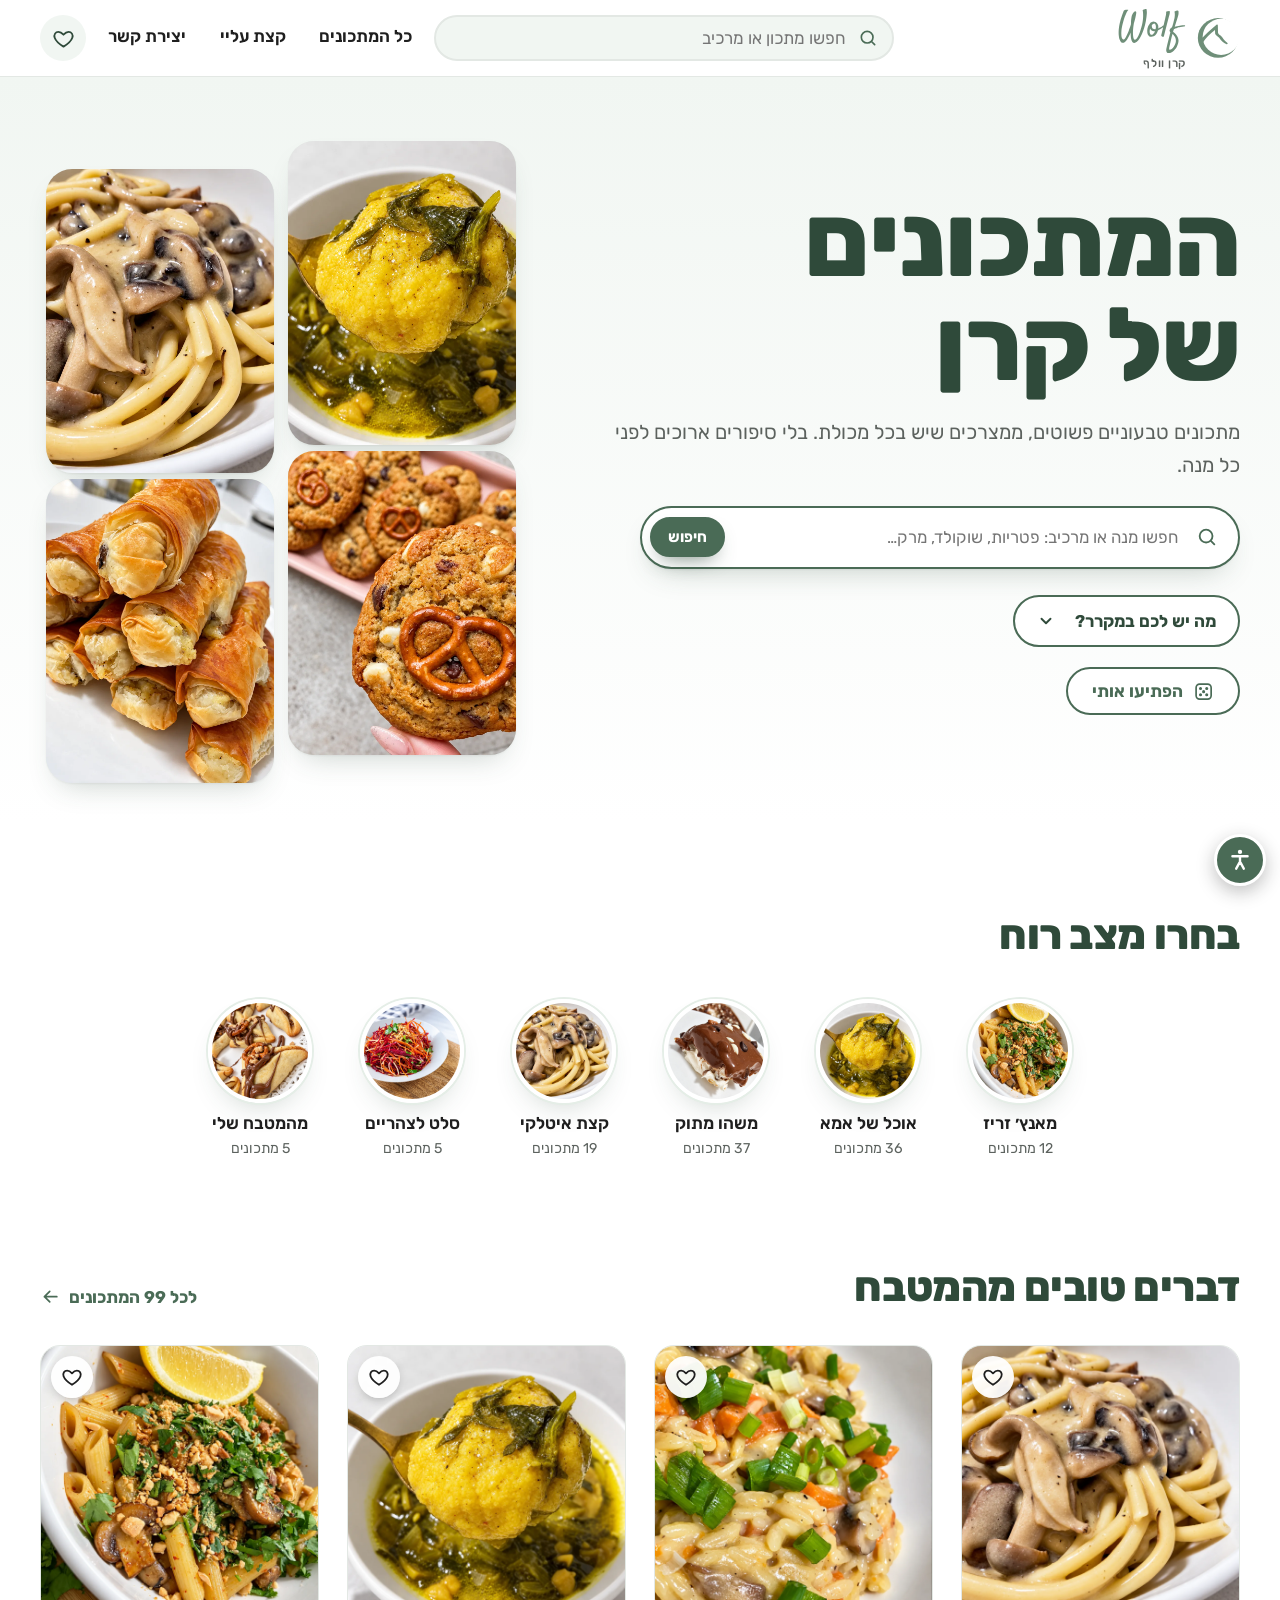
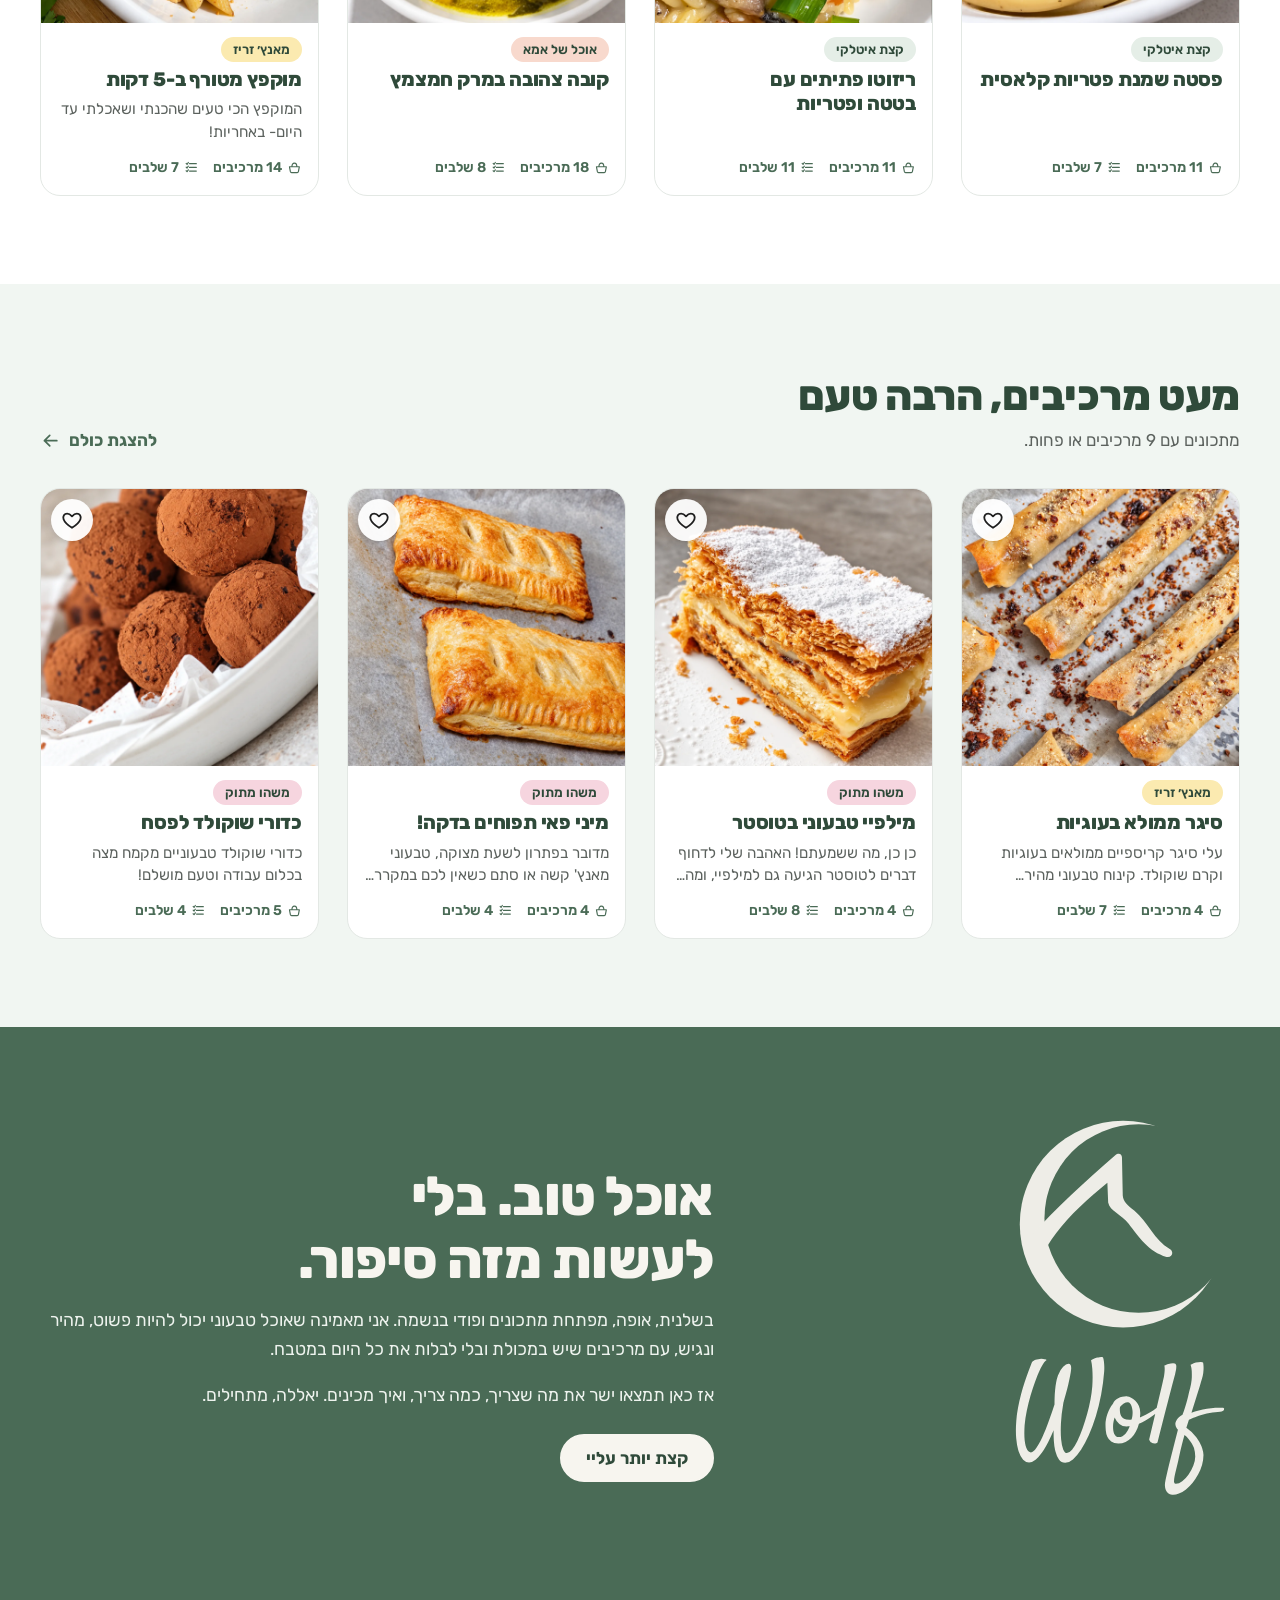
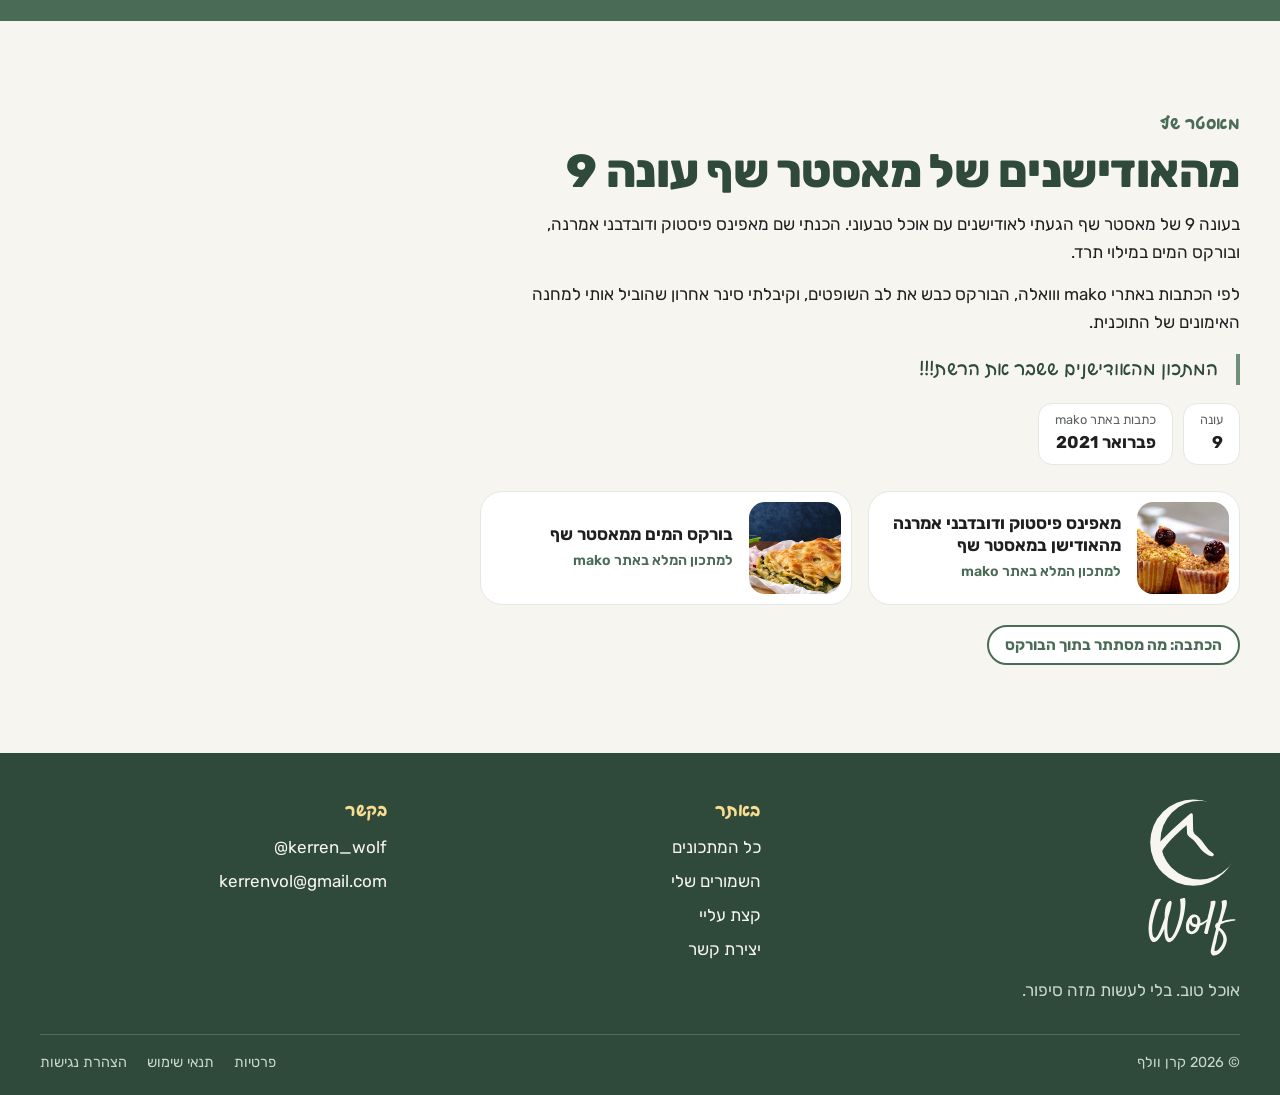
<file: index.html>
<!doctype html>
<html lang="he" dir="rtl">
<head>
<meta charset="utf-8">
<meta name="viewport" content="width=device-width, initial-scale=1">
<title>קרן וולף | מתכונים טבעוניים פשוטים</title>
<meta name="description" content="מתכונים טבעוניים פשוטים וביתיים ממצרכים שיש בכל מכולת. המטבח של קרן וולף.">
<meta name="theme-color" content="#6f8f79">
<meta property="og:title" content="קרן וולף | מתכונים טבעוניים פשוטים">
<meta property="og:description" content="אוכל טוב. בלי לעשות מזה סיפור.">
<link rel="icon" type="image/svg+xml" href="assets/logo/original-icon-profile.svg">
<link rel="preconnect" href="https://fonts.googleapis.com">
<link rel="preconnect" href="https://fonts.gstatic.com" crossorigin>
<link href="https://fonts.googleapis.com/css2?family=Playpen+Sans+Hebrew:wght@500;700&family=Rubik:wght@400;500;600;700;800&display=swap" rel="stylesheet">
<link rel="stylesheet" href="css/styles.css">
</head>
<body>
<a class="skip" href="#main" data-skip>דלגו לתוכן</a>

<header class="top" id="top">
  <div class="wrap top__row">
    <a class="brand" href="#/" aria-label="קרן וולף, לדף הבית">
      <img class="brand__mark" src="assets/logo/logo-mark-green.svg" alt="" width="44" height="43">
      <span class="brand__text"><img class="brand__word" src="assets/logo/logo-word-green.svg" alt="" width="70" height="46"><small>קרן וולף</small></span>
    </a>
    <form class="top__search" role="search" data-top-search>
      <label class="sr" for="top-q">חיפוש מתכון</label>
      <svg viewBox="0 0 24 24" aria-hidden="true"><circle cx="11" cy="11" r="7"/><path d="m20 20-3.5-3.5"/></svg>
      <input id="top-q" name="q" type="search" placeholder="חפשו מתכון או מרכיב" autocomplete="off">
    </form>
    <nav class="nav" aria-label="ניווט ראשי">
      <a href="#/recipes" data-nav="recipes">כל המתכונים</a>
      <a href="#/about" data-nav="about">קצת עליי</a>
      <a href="#/contact" data-nav="contact">יצירת קשר</a>
    </nav>
    <a class="favlink" href="#/recipes?fav=1" aria-label="המתכונים ששמרתי">
      <svg viewBox="0 0 24 24" aria-hidden="true"><path d="M12 20.5s-7.5-4.6-9.2-9.3C1.7 8 3.6 5 6.7 5c1.9 0 3.5 1 5.3 3 1.8-2 3.4-3 5.3-3 3.1 0 5 3 3.9 6.2-1.7 4.7-9.2 9.3-9.2 9.3z"/></svg>
      <b data-favcount hidden>0</b>
    </a>
  </div>
</header>

<main id="main" tabindex="-1"></main>

<div class="timers" id="timers" role="status" aria-live="polite" aria-label="טיימרים פעילים"></div>

<footer class="foot">
  <div class="wrap foot__grid">
    <div class="foot__brand">
      <img src="assets/logo/logo-full-cream.svg" alt="קרן וולף" width="120" height="196">
      <p>אוכל טוב. בלי לעשות מזה סיפור.</p>
    </div>
    <nav aria-label="ניווט תחתון" class="foot__col">
      <b>באתר</b>
      <a href="#/recipes">כל המתכונים</a>
      <a href="#/recipes?fav=1">השמורים שלי</a>
      <a href="#/about">קצת עליי</a>
      <a href="#/contact">יצירת קשר</a>
    </nav>
    <div class="foot__col">
      <b>בקשר</b>
      <a href="https://www.instagram.com/kerren_wolf/" target="_blank" rel="noopener" dir="ltr">@kerren_wolf</a>
      <a href="mailto:kerrenvol@gmail.com" dir="ltr">kerrenvol@gmail.com</a>
    </div>
  </div>
  <div class="wrap foot__legal">
    <span>© 2026 קרן וולף</span>
    <a href="#/privacy">פרטיות</a>
    <a href="#/terms">תנאי שימוש</a>
    <a href="#/accessibility">הצהרת נגישות</a>
  </div>
</footer>

<div class="toast" id="toast" role="status" aria-live="polite"></div>

<noscript><p style="padding:2rem;text-align:center">האתר צריך JavaScript כדי להציג את המתכונים.</p></noscript>
<script src="content/site.js"></script>
<script src="content/recipes.js"></script>
<script src="js/app.js"></script>
<script src="js/a11y.js"></script>
</body>
</html>
</file>
<file: css/styles.css>
/*
 * קרן וולף | עיצוב
 * צבעי המותג לקוחים מהלוגו: ירוק מרווה #6f8f79, שמנת #f7f5ef ושחור #1f1f1f.
 * כל צבע ורדיוס מוגדרים פעם אחת כאן, בראש הקובץ.
 */
:root {
  --sage: #6f8f79;          /* הצבע מהלוגו */
  --sage-deep: #4a6b56;     /* כפתורים וטקסטים על לבן (ניגודיות AA) */
  --sage-ink: #2f4a3a;      /* כותרות על רקע בהיר, פוטר */
  --sage-100: #e5eee7;
  --sage-50: #f1f6f2;
  --cream: #f7f5ef;         /* הצבע מהלוגו */
  --ink: #1f1f1f;           /* הצבע מהלוגו */
  --muted: #5c625e;
  --line: #e3e8e4;
  --white: #fff;
  --butter: #f6dd8f;        /* הדגשות קטנות */
  --coral: #e2604d;         /* לב "שמרתי" בלבד */
  --radius: 20px;
  --radius-sm: 12px;
  --shadow: 0 1px 2px rgba(31,31,31,.05), 0 14px 30px -14px rgba(47,74,58,.28);
  --font: "Rubik", "Heebo", system-ui, -apple-system, "Segoe UI", Arial, sans-serif;
  --font-hand: "Playpen Sans Hebrew", "Rubik", system-ui, sans-serif;
}

*, *::before, *::after { box-sizing: border-box; }
html { scroll-behavior: smooth; -webkit-text-size-adjust: 100%; }
body { margin: 0; background: var(--white); color: var(--ink); font-family: var(--font); font-size: 1.0625rem; line-height: 1.65; -webkit-font-smoothing: antialiased; }
body.lock { overflow: hidden; }
img { display: block; max-width: 100%; }
a { color: inherit; }
h1, h2, h3, p, ul, ol { margin: 0; }
h1, h2, h3 { font-weight: 800; line-height: 1.15; letter-spacing: -.01em; text-wrap: balance; color: var(--sage-ink); }
button, input, select, textarea { font: inherit; color: inherit; }
button { cursor: pointer; }
main:focus { outline: none; }
:focus-visible { outline: 3px solid var(--sage-ink); outline-offset: 3px; border-radius: 8px; }
.sr { position: absolute; width: 1px; height: 1px; margin: -1px; padding: 0; overflow: hidden; clip: rect(0 0 0 0); white-space: nowrap; border: 0; }
html, body { overflow-x: clip; }
.wrap { width: min(1200px, 100% - 2 * clamp(16px, 4vw, 40px)); margin-inline: auto; }
.skip { position: absolute; inset-inline-start: 12px; top: -64px; z-index: 200; background: var(--ink); color: #fff; padding: 10px 18px; border-radius: 10px; transition: top .15s; }
.skip:focus { top: 12px; }
svg.i { width: 1.25em; height: 1.25em; fill: none; stroke: currentColor; stroke-width: 1.9; stroke-linecap: round; stroke-linejoin: round; flex: none; }

/* ---------- top bar ---------- */
.top { position: sticky; top: env(safe-area-inset-top, 0px); z-index: 60; background: rgba(255,255,255,.92); backdrop-filter: blur(10px); -webkit-backdrop-filter: blur(10px); border-bottom: 1px solid var(--line); }
.top__row { display: flex; align-items: center; gap: 18px; min-height: 76px; }
.brand { display: flex; align-items: center; gap: 10px; text-decoration: none; flex: none; }
.brand__mark { width: 44px; height: auto; }
.brand__text { display: grid; line-height: 1; justify-items: start; }
.brand__word { width: 70px; height: auto; margin-bottom: 5px; }
.brand__text small { font-size: .72rem; color: var(--muted); font-weight: 500; letter-spacing: .05em; }
.top__search { position: relative; flex: 1 1 260px; max-width: 460px; margin-inline: auto 0; }
.top__search svg { position: absolute; inset-inline-start: 16px; top: 50%; translate: 0 -50%; width: 20px; height: 20px; fill: none; stroke: var(--sage-deep); stroke-width: 2; stroke-linecap: round; pointer-events: none; }
.top__search input { width: 100%; height: 46px; border: 2px solid var(--line); border-radius: 999px; background: var(--sage-50); padding-inline: 46px 18px; transition: border-color .15s, background .15s; }
.top__search input:hover { border-color: var(--sage-100); }
.top__search input:focus { outline: none; border-color: var(--sage-deep); background: #fff; box-shadow: 0 0 0 4px rgba(111,143,121,.22); }
.nav { display: flex; gap: clamp(12px, 2vw, 26px); }
.nav a { text-decoration: none; font-weight: 600; padding: 8px 4px; border-bottom: 3px solid transparent; white-space: nowrap; }
.nav a:hover { border-color: var(--butter); }
.nav a[aria-current="page"] { border-color: var(--sage); }
.favlink { position: relative; display: grid; place-items: center; width: 46px; height: 46px; border-radius: 50%; background: var(--sage-50); color: var(--sage-ink); flex: none; transition: background .15s, transform .15s; }
.favlink:hover { background: var(--sage-100); }
.favlink svg { width: 23px; height: 23px; fill: none; stroke: currentColor; stroke-width: 1.9; stroke-linejoin: round; }
.favlink b { position: absolute; top: -3px; inset-inline-end: -3px; min-width: 20px; height: 20px; padding-inline: 5px; border-radius: 99px; background: var(--coral); color: #fff; font-size: .75rem; line-height: 20px; text-align: center; }
.favlink.pop { animation: pop .4s; }
@keyframes pop { 40% { transform: scale(1.22); } }
@media (max-width: 900px) {
  .top__row { flex-wrap: wrap; gap: 8px 12px; min-height: 0; padding-block: 10px; }
  .brand { order: 1; margin-inline-end: auto; }
  .favlink { order: 2; }
  .top__search { order: 3; flex: 1 1 100%; max-width: none; margin: 0; }
  .nav { order: 4; width: 100%; justify-content: space-between; border-top: 1px solid var(--line); padding-top: 2px; }
}

/* ---------- buttons, chips, tags ---------- */
.btn { display: inline-flex; align-items: center; justify-content: center; gap: 10px; min-height: 48px; padding: 0 24px; border-radius: 999px; border: 2px solid var(--sage-deep); background: #fff; color: var(--sage-deep); font-weight: 700; text-decoration: none; transition: transform .15s, background .15s, color .15s, box-shadow .15s; }
.btn:hover { transform: translateY(-2px); background: var(--sage-50); }
.btn--solid { background: var(--sage-deep); color: #fff; box-shadow: 0 10px 20px -10px rgba(47,74,58,.7); }
.btn--solid:hover { background: var(--sage-ink); }
.btn--cream { background: var(--cream); border-color: var(--cream); color: var(--sage-ink); }
.btn--cream:hover { background: #fff; }
.btn--ghost-light { background: transparent; border-color: rgba(247,245,239,.7); color: var(--cream); }
.btn--ghost-light:hover { background: rgba(247,245,239,.12); }
.btn--sm { min-height: 40px; padding: 0 16px; font-size: .95rem; }
.btn[aria-pressed="true"] { background: var(--sage-ink); border-color: var(--sage-ink); color: #fff; }
.chip { display: inline-flex; align-items: center; gap: 8px; min-height: 42px; padding: 0 18px; border-radius: 999px; border: 2px solid var(--line); background: #fff; font-weight: 600; text-decoration: none; transition: border-color .15s, background .15s, transform .15s; }
.chip:hover { border-color: var(--sage); transform: translateY(-1px); }
.chip small { color: var(--muted); font-weight: 500; }
.chip[aria-pressed="true"] { background: var(--sage-deep); border-color: var(--sage-deep); color: #fff; }
.chip[aria-pressed="true"] small { color: #fff; }
.eyebrow { font-family: var(--font-hand); font-weight: 700; font-size: 1.05rem; color: var(--sage-deep); }
.tag { display: inline-block; padding: 2px 12px; border-radius: 999px; font-size: .82rem; font-weight: 600; line-height: 1.6; background: var(--sage-100); color: var(--sage-ink); }
.tag--quick { background: #fbeab0; }
.tag--home { background: #f8d9cd; }
.tag--sweet { background: #f6d5df; }
.tag--italian { background: var(--sage-100); }
.tag--salad { background: #e2edb9; }
.tag--kitchen { background: #d3e8e3; }
.section { padding-block: clamp(44px, 7vw, 88px); }
.section--tint { background: var(--sage-50); }
.section__head { display: flex; align-items: end; justify-content: space-between; gap: 16px 24px; flex-wrap: wrap; margin-bottom: clamp(20px, 3vw, 34px); }
.section__head h2 { font-size: clamp(1.8rem, 3.6vw, 2.6rem); }
.section__head p { color: var(--muted); margin-top: 6px; }
.more { font-weight: 700; color: var(--sage-deep); text-decoration: none; display: inline-flex; gap: 8px; align-items: center; }
.more:hover { text-decoration: underline; text-underline-offset: 4px; }

/* ---------- hero ---------- */
.hero { background: linear-gradient(180deg, var(--sage-50) 0%, #fff 100%); padding-block: clamp(28px, 5vw, 64px) clamp(36px, 5vw, 60px); overflow: hidden; }
.hero__grid > * { min-width: 0; }
.hero__grid { display: grid; grid-template-columns: minmax(0, 1.15fr) minmax(0, .85fr); gap: clamp(24px, 5vw, 64px); align-items: center; }
.hero h1 { font-size: clamp(2.5rem, 5.4vw, 4.4rem); margin-block: 8px 14px; }
.hero h1 mark { background: linear-gradient(transparent 62%, var(--butter) 62% 92%, transparent 92%); color: inherit; padding-inline: 4px; }
.hero__lead { font-size: clamp(1.05rem, 1.6vw, 1.25rem); color: var(--muted); max-width: 32em; }
.bigsearch { display: flex; align-items: center; gap: 6px; background: #fff; border: 2px solid var(--sage-deep); border-radius: 999px; padding: 6px 6px 6px 8px; margin-top: 24px; box-shadow: var(--shadow); max-width: 600px; }
.bigsearch svg { width: 22px; height: 22px; margin-inline: 14px 0; fill: none; stroke: var(--sage-deep); stroke-width: 2; stroke-linecap: round; flex: none; }
.bigsearch input { flex: 1; min-width: 0; border: 0; background: transparent; padding: 10px 12px; font-size: 1.05rem; }
.bigsearch input:focus { outline: none; }
.bigsearch:focus-within { box-shadow: 0 0 0 5px rgba(111,143,121,.28); }
.fridge { margin-top: 26px; }
.fridge__title { font-weight: 700; color: var(--sage-ink); display: flex; align-items: baseline; gap: 10px; flex-wrap: wrap; }
.fridge__title small { font-weight: 400; color: var(--muted); }
.fridge__chips { display: flex; flex-wrap: wrap; gap: 8px; margin-top: 12px; }
.fridge__chips .chip { min-height: 38px; padding: 0 14px; font-size: .95rem; }
.fridge__out { margin-top: 18px; }
.fridge__out .minis { display: grid; grid-template-columns: repeat(auto-fill, minmax(min(100%, 260px), 1fr)); gap: 10px; }
.mini { display: flex; gap: 12px; align-items: center; background: #fff; border: 1px solid var(--line); border-radius: 16px; padding: 8px; text-decoration: none; transition: box-shadow .15s, transform .15s; }
.mini:hover { box-shadow: var(--shadow); transform: translateY(-2px); }
.mini img { width: 58px; height: 58px; border-radius: 12px; object-fit: cover; flex: none; }
.mini b { display: block; font-weight: 600; line-height: 1.25; }
.mini small { color: var(--sage-deep); font-weight: 600; }
.fridge__empty { color: var(--muted); }
.hero__actions { margin-top: 20px; display: flex; gap: 12px; flex-wrap: wrap; }

.arches { position: relative; display: grid; grid-template-columns: 1fr 1fr; gap: 14px; max-width: 470px; margin-inline: auto; width: 100%; box-sizing: border-box; }
.arch { position: relative; display: block; border-radius: 26px; overflow: hidden; aspect-ratio: 3 / 4; box-shadow: var(--shadow); background: var(--sage-100); transition: transform .3s; }
.arch img { position: absolute; inset: 0; width: 100%; height: 100%; object-fit: cover; }
.arch:nth-child(2) { translate: 0 28px; }
.arch:nth-child(3) { translate: 0 -8px; }
.arch:nth-child(4) { translate: 0 20px; }
.arch:hover { transform: translateY(-6px) rotate(-1.2deg); }
.arch span { position: absolute; inset-inline: 10px; bottom: 10px; background: rgba(255,255,255,.94); border-radius: 12px; padding: 4px 10px; font-size: .82rem; font-weight: 600; line-height: 1.3; text-align: center; opacity: 0; transform: translateY(6px); transition: .2s; }
.arch:hover span, .arch:focus-visible span { opacity: 1; transform: none; }
.sticker { position: absolute; z-index: 3; inset-inline-start: -12px; top: 42%; width: 92px; aspect-ratio: 1; border-radius: 50%; background: var(--butter); color: var(--ink); display: grid; place-content: center; text-align: center; font-family: var(--font-hand); font-weight: 700; line-height: 1.05; transform: rotate(-10deg); box-shadow: 0 8px 18px -8px rgba(0,0,0,.35); }
.sticker b { font-size: 1.35rem; font-family: var(--font); font-weight: 800; }
@media (max-width: 860px) { .hero__grid { grid-template-columns: 1fr; } .arches { max-width: 380px; margin-top: 8px; } .sticker { inset-inline-start: 0; } }

/* ---------- category rail ---------- */
.rail { display: flex; gap: clamp(14px, 3vw, 34px); overflow-x: auto; padding: 6px 4px 14px; scroll-snap-type: x proximity; scrollbar-width: thin; }
.rail__item { flex: none; width: 118px; text-align: center; text-decoration: none; scroll-snap-align: start; }
.rail__item img { width: 104px; height: 104px; margin-inline: auto; border-radius: 50%; object-fit: cover; border: 4px solid #fff; box-shadow: 0 0 0 2px var(--sage-100), var(--shadow); transition: transform .25s, box-shadow .25s; }
.rail__item:hover img { transform: scale(1.06) rotate(-3deg); box-shadow: 0 0 0 3px var(--sage), var(--shadow); }
.rail__item b { display: block; margin-top: 10px; font-weight: 600; line-height: 1.2; }
.rail__item small { color: var(--muted); }
@media (min-width: 900px) { .rail { justify-content: center; } }

/* ---------- recipe cards ---------- */
.grid { display: grid; grid-template-columns: repeat(auto-fill, minmax(min(100%, 260px), 1fr)); gap: clamp(18px, 2.4vw, 28px); }
.card { position: relative; display: flex; flex-direction: column; background: #fff; border: 1px solid var(--line); border-radius: var(--radius); overflow: hidden; transition: transform .2s, box-shadow .2s; }
.card:hover { transform: translateY(-5px); box-shadow: var(--shadow); }
.card__media { position: relative; aspect-ratio: 1 / 1; overflow: hidden; background: var(--sage-100); }
.card__media img { position: absolute; inset: 0; width: 100%; height: 100%; object-fit: cover; transition: transform .5s; }
.card:hover .card__media img { transform: scale(1.05); }
.card__body { display: flex; flex-direction: column; gap: 6px; padding: 14px 16px 16px; flex: 1; }
.card__body .tag { align-self: flex-start; }
.card h3 { font-size: 1.22rem; line-height: 1.25; }
.card h3 a { text-decoration: none; }
.card h3 a::after { content: ""; position: absolute; inset: 0; z-index: 1; }
.card__tag { font-size: .95rem; color: var(--muted); line-height: 1.5; display: -webkit-box; -webkit-line-clamp: 2; -webkit-box-orient: vertical; overflow: hidden; }
.card__meta { margin-top: auto; padding-top: 6px; display: flex; gap: 14px; font-size: .88rem; color: var(--sage-deep); font-weight: 600; }
.card__meta span { display: inline-flex; gap: 5px; align-items: center; }
.card__meta svg.i { width: 1.05em; height: 1.05em; }
.card__score { position: absolute; z-index: 2; top: 12px; inset-inline-start: 12px; background: var(--butter); border-radius: 99px; padding: 2px 12px; font-size: .85rem; font-weight: 700; }
.fav { position: absolute; z-index: 2; top: 10px; inset-inline-end: 10px; width: 42px; height: 42px; display: grid; place-items: center; border-radius: 50%; border: 0; background: rgba(255,255,255,.94); color: var(--ink); box-shadow: 0 4px 12px -4px rgba(0,0,0,.3); transition: transform .15s, background .15s; }
.fav:hover { transform: scale(1.1); }
.fav svg { width: 22px; height: 22px; fill: none; stroke: currentColor; stroke-width: 2; stroke-linejoin: round; }
.fav[aria-pressed="true"] { color: var(--coral); }
.fav[aria-pressed="true"] svg { fill: currentColor; }
.fav.pop svg { animation: pop .4s; }

/* ---------- about strip / masterchef ---------- */
.about { background: var(--sage-deep); color: var(--cream); }
.about__grid { display: grid; grid-template-columns: minmax(0, .8fr) minmax(0, 1.2fr); gap: clamp(24px, 6vw, 80px); align-items: center; }
.about h2 { color: var(--cream); font-size: clamp(2rem, 4.4vw, 3.4rem); }
.about p { color: #eef3ee; font-size: 1.1rem; }
.about p + p { margin-top: 1em; }
.about__logo { width: min(240px, 60%); margin-bottom: 18px; opacity: .95; }
.about .btn { margin-top: 24px; }
@media (max-width: 800px) { .about__grid { grid-template-columns: 1fr; } }

.mc { background: var(--cream); }
.mc__grid { display: grid; grid-template-columns: minmax(0, 1fr) minmax(0, 1fr); gap: clamp(24px, 5vw, 64px); align-items: center; }
.mc__img { border-radius: 26px 26px 26px 999px; overflow: hidden; aspect-ratio: 4 / 3.4; box-shadow: var(--shadow); }
.mc__img img { width: 100%; height: 100%; object-fit: cover; }
.mc h2 { font-size: clamp(1.9rem, 4vw, 2.9rem); margin-block: 6px 12px; }
.mc p + p { margin-top: .8em; }
.facts { display: flex; flex-wrap: wrap; gap: 10px; margin-top: 18px; }
.fact { background: #fff; border-radius: 14px; padding: 8px 16px; border: 1px solid var(--line); }
.fact small { display: block; color: var(--muted); font-size: .8rem; line-height: 1.3; }
.fact b { font-weight: 700; }
.mc__links { display: flex; flex-wrap: wrap; gap: 10px; margin-top: 20px; }
@media (max-width: 800px) { .mc__grid { grid-template-columns: 1fr; } }

/* ---------- newsletter ---------- */
.news { background: var(--sage-100); border-radius: 28px; padding: clamp(24px, 4vw, 48px); display: grid; grid-template-columns: minmax(0, 1fr) minmax(0, 1.1fr); gap: 24px 40px; align-items: center; }
.news h2 { font-size: clamp(1.7rem, 3.2vw, 2.4rem); }
.news p.lead { color: var(--muted); margin-top: 6px; }
.form-row { display: flex; gap: 8px; flex-wrap: wrap; align-items: flex-end; }
.field { flex: 1 1 220px; min-width: 0; }
.field label { display: block; font-weight: 600; margin-bottom: 6px; font-size: .95rem; }
.field input, .field textarea { width: 100%; padding: 12px 18px; border: 2px solid var(--line); border-radius: 16px; background: #fff; }
.field input:focus, .field textarea:focus { outline: none; border-color: var(--sage-deep); box-shadow: 0 0 0 4px rgba(111,143,121,.22); }
.news .field input { border-radius: 999px; }
.consent { display: flex; gap: 10px; align-items: flex-start; font-size: .9rem; margin-top: 12px; color: var(--muted); }
.consent input { margin-top: 5px; width: 18px; height: 18px; accent-color: var(--sage-deep); flex: none; }
.form-note { font-size: .9rem; color: var(--sage-ink); margin-top: 8px; min-height: 1.4em; }
@media (max-width: 800px) { .news { grid-template-columns: 1fr; } }

/* ---------- list page ---------- */
.page-head { padding-block: clamp(28px, 5vw, 56px) 8px; }
.page-head h1 { font-size: clamp(2.2rem, 5vw, 3.6rem); }
.page-head p { color: var(--muted); margin-top: 8px; max-width: 36em; }
.toolbar { display: grid; gap: 14px; margin-block: 22px 8px; }
.toolbar .bigsearch { margin-top: 0; }
.chips { display: flex; flex-wrap: wrap; gap: 8px; }
.chips + .chips { margin-top: 2px; }
.count { color: var(--muted); font-weight: 500; margin-block: 14px 20px; min-height: 1.6em; }
.empty { grid-column: 1 / -1; text-align: center; padding: 56px 16px; background: var(--sage-50); border: 2px dashed var(--sage-100); border-radius: var(--radius); }
.empty h2 { font-size: 1.6rem; margin-bottom: 6px; }
.empty .btn { margin-top: 16px; }

/* ---------- recipe page ---------- */
.crumbs { padding-top: 20px; font-size: .92rem; color: var(--muted); }
.crumbs a { text-decoration: none; display: inline-block; padding-block: 3px; }
.crumbs a:hover { text-decoration: underline; }
.crumbs i { font-style: normal; margin-inline: 6px; opacity: .6; }
.rhero { display: grid; grid-template-columns: minmax(0, 1fr) minmax(0, 1fr); gap: clamp(22px, 5vw, 60px); align-items: center; padding-block: 22px clamp(28px, 5vw, 56px); }
.rhero h1 { font-size: clamp(2.2rem, 4.8vw, 3.8rem); margin-block: 12px; }
.rhero__lead { font-size: 1.2rem; color: var(--muted); max-width: 28em; }
.rhero__by { margin-top: 10px; font-family: var(--font-hand); font-weight: 700; color: var(--sage-deep); }
.rhero__img { position: relative; border-radius: 28px; overflow: hidden; aspect-ratio: 1; box-shadow: var(--shadow); background: var(--sage-100); max-width: 520px; width: 100%; margin-inline: auto; }
.rhero__img img { position: absolute; inset: 0; width: 100%; height: 100%; object-fit: cover; }
.pills { display: flex; flex-wrap: wrap; gap: 8px; margin-top: 18px; }
.pill { display: inline-flex; align-items: center; gap: 8px; background: var(--sage-50); border-radius: 999px; padding: 5px 14px; font-weight: 600; font-size: .95rem; color: var(--sage-ink); }
.actions { display: flex; flex-wrap: wrap; gap: 10px; margin-top: 22px; }
.actions .fav-btn[aria-pressed="true"] { color: var(--coral); border-color: var(--coral); }
.actions .fav-btn[aria-pressed="true"] svg { fill: currentColor; }
@media (max-width: 820px) { .rhero { grid-template-columns: 1fr; } .rhero__img { order: -1; max-width: none; aspect-ratio: 16 / 10; } }

.rbody { display: grid; grid-template-columns: minmax(280px, 390px) minmax(0, 1fr); gap: clamp(24px, 5vw, 72px); align-items: start; padding-bottom: clamp(40px, 7vw, 88px); }
.ings { position: sticky; top: 96px; background: var(--sage-50); border: 1px solid var(--sage-100); border-radius: var(--radius); padding: 24px 22px 22px; }
.ings h2, .steps-head h2 { font-size: 1.7rem; }
.ings ul { list-style: none; padding: 0; margin: 14px 0 0; }
.ings li.h { font-family: var(--font-hand); font-weight: 700; color: var(--sage-deep); padding-top: 12px; }
.ings li:not(.h) { border-bottom: 1px dashed rgba(74,107,86,.28); }
.ings li:last-child { border: 0; }
.ing { display: flex; gap: 12px; align-items: flex-start; padding: 9px 0; line-height: 1.45; cursor: pointer; }
.ing input { width: 24px; height: 24px; margin: 0; flex: none; accent-color: var(--sage-deep); cursor: pointer; }
.ing input:checked + span { text-decoration: line-through; opacity: .5; }
.ings__tools { display: flex; flex-wrap: wrap; gap: 8px; margin-top: 16px; }
.steps-head { display: flex; align-items: center; justify-content: space-between; gap: 12px 20px; flex-wrap: wrap; margin-bottom: 8px; }
.progress { flex: 1 1 200px; max-width: 320px; }
.progress small { color: var(--muted); font-weight: 500; }
.progress .bar { height: 8px; background: var(--sage-100); border-radius: 99px; overflow: hidden; margin-top: 4px; }
.progress .bar i { display: block; height: 100%; width: 0; background: var(--sage); border-radius: 99px; transition: width .3s; }
.steps { list-style: none; padding: 0; margin: 12px 0 0; display: grid; gap: 4px; }
.step { display: grid; grid-template-columns: 52px minmax(0, 1fr); gap: 0 14px; padding: 16px 0; border-bottom: 1px solid var(--line); align-items: start; }
.step__n { width: 48px; height: 48px; border-radius: 50%; border: 2px solid var(--sage); background: #fff; color: var(--sage-deep); font-weight: 800; font-size: 1.25rem; display: grid; place-items: center; transition: background .2s, color .2s, transform .15s; }
.step__n:hover { transform: scale(1.06); background: var(--sage-50); }
.step__n svg { width: 22px; height: 22px; fill: none; stroke: currentColor; stroke-width: 3; stroke-linecap: round; stroke-linejoin: round; }
.step__n .ck { display: none; }
.step.done .step__n { background: var(--sage-deep); border-color: var(--sage-deep); color: #fff; }
.step.done .step__n .num { display: none; }
.step.done .step__n .ck { display: block; }
.step__txt { font-size: 1.15rem; line-height: 1.7; padding-top: 6px; }
.step.done .step__txt { opacity: .5; }
.timer-btn { margin-top: 10px; }
.outro { margin-top: 28px; padding: 20px 24px; background: var(--butter); border-radius: var(--radius); font-family: var(--font-hand); font-weight: 500; font-size: 1.1rem; line-height: 1.6; }
.outro a { color: var(--sage-ink); }
@media (max-width: 820px) { .rbody { grid-template-columns: 1fr; } .ings { position: static; } }

.related { background: var(--sage-50); }

/* ---------- prose ---------- */
.prose { max-width: 44rem; padding-bottom: clamp(48px, 8vw, 96px); }
.prose h2 { font-size: 1.6rem; margin-top: 1.8em; }
.prose p { margin-top: 1em; }
.prose .btn { margin-top: 1.6em; }
.prose .lead { font-size: 1.25rem; font-weight: 500; color: var(--sage-ink); }
.contact { display: grid; grid-template-columns: minmax(0, 1fr) minmax(0, 1fr); gap: clamp(24px, 5vw, 64px); padding-bottom: clamp(48px, 8vw, 96px); }
.contact-card { background: var(--sage-50); border: 1px solid var(--sage-100); border-radius: var(--radius); padding: 24px; display: grid; gap: 16px; align-content: start; }
.contact-card a.big { font-weight: 700; font-size: 1.15rem; word-break: break-all; }
.contact-card small { color: var(--muted); display: block; }
.contact-card .row { display: flex; gap: 10px; flex-wrap: wrap; margin-top: 8px; }
@media (max-width: 800px) { .contact { grid-template-columns: 1fr; } }

/* ---------- footer ---------- */
.foot { background: var(--sage-ink); color: var(--cream); padding-block: 44px 20px; }
.foot a { text-decoration: none; color: inherit; }
.foot a:hover { text-decoration: underline; text-underline-offset: 4px; }
.foot__grid { display: grid; grid-template-columns: 1.3fr 1fr 1fr; gap: 28px; }
.foot__brand img { width: 96px; height: auto; }
.foot__brand p { margin-top: 12px; color: #c9d8cd; }
.foot__col { display: grid; gap: 6px; align-content: start; }
.foot__col b { font-family: var(--font-hand); color: var(--butter); margin-bottom: 2px; }
.foot__col a[dir="ltr"] { text-align: right; unicode-bidi: isolate; }
.foot__legal { display: flex; gap: 20px; flex-wrap: wrap; margin-top: 30px; padding-top: 16px; border-top: 1px solid rgba(247,245,239,.18); font-size: .9rem; color: #c9d8cd; }
.foot__legal span { margin-inline-end: auto; }
@media (max-width: 700px) { .foot__grid { grid-template-columns: 1fr; } }

/* ---------- toast & timers ---------- */
.toast { position: fixed; inset-inline: 0; bottom: 84px; margin-inline: auto; width: max-content; max-width: 90vw; background: var(--ink); color: #fff; padding: 12px 22px; border-radius: 999px; font-weight: 600; opacity: 0; transform: translateY(14px); pointer-events: none; transition: opacity .2s, transform .2s; z-index: 300; }
.toast.on { opacity: 1; transform: none; }
.timers { position: fixed; z-index: 140; inset-inline: 0; bottom: max(14px, env(safe-area-inset-bottom, 0px)); display: flex; gap: 10px; justify-content: center; flex-wrap: wrap; padding-inline: 14px; pointer-events: none; }
.tm { pointer-events: auto; display: flex; align-items: center; gap: 12px; background: var(--ink); color: #fff; border-radius: 999px; padding: 8px 10px 8px 18px; box-shadow: 0 10px 30px -8px rgba(0,0,0,.5); }
.tm b { font-variant-numeric: tabular-nums; font-size: 1.35rem; font-weight: 700; min-width: 3.4ch; direction: ltr; }
.tm span { font-size: .9rem; opacity: .85; max-width: 16ch; white-space: nowrap; overflow: hidden; text-overflow: ellipsis; }
.tm button { border: 0; background: rgba(255,255,255,.16); color: #fff; width: 34px; height: 34px; border-radius: 50%; display: grid; place-items: center; }
.tm button:hover { background: rgba(255,255,255,.3); }
.tm.ring { background: var(--sage-deep); animation: ring .6s infinite alternate; }
@keyframes ring { to { transform: scale(1.05); } }
.cook-open .timers { z-index: 260; }

/* ---------- cooking mode ---------- */
.cook { position: fixed; inset: 0; z-index: 250; background: var(--sage-ink); color: var(--cream); display: grid; grid-template-rows: auto auto 1fr auto; gap: 16px; padding: clamp(16px, 3vw, 32px); padding-bottom: max(clamp(16px, 3vw, 32px), 84px); }
.cook__top { display: flex; align-items: center; gap: 10px; }
.cook__title { font-weight: 800; font-size: clamp(1.1rem, 2.4vw, 1.5rem); margin-inline-end: auto; }
.cook .btn { border-color: rgba(247,245,239,.6); background: transparent; color: var(--cream); }
.cook .btn:hover { background: rgba(247,245,239,.12); }
.cook .btn--cream { background: var(--butter); border-color: var(--butter); color: var(--ink); }
.cook .btn--cream:hover { background: #ffe9a6; }
.cook__bar { height: 8px; border-radius: 99px; background: rgba(247,245,239,.16); overflow: hidden; }
.cook__bar i { display: block; height: 100%; background: var(--butter); border-radius: 99px; transition: width .3s; }
.cook__stage { display: grid; align-content: center; justify-items: start; gap: 18px; overflow-y: auto; max-width: 56rem; width: 100%; margin-inline: auto; }
.cook__n { font-family: var(--font-hand); font-weight: 700; color: var(--butter); font-size: 1.25rem; }
.cook__text { font-size: clamp(1.7rem, 4.6vw, 3rem); line-height: 1.35; font-weight: 700; }
.cook__nav { display: flex; gap: 14px; justify-content: space-between; max-width: 56rem; width: 100%; margin-inline: auto; }
.cook__nav .btn { min-width: 140px; min-height: 60px; font-size: 1.15rem; }
.cook__nav .btn:disabled { opacity: .35; cursor: default; }
.cook__ings { position: absolute; inset-block: 0; inset-inline-start: 0; width: min(420px, 100%); background: #263c30; padding: 24px; overflow-y: auto; box-shadow: 0 0 40px rgba(0,0,0,.5); z-index: 2; }
.cook__ings[hidden] { display: none; }
.cook__ings h2 { color: var(--cream); font-size: 1.5rem; display: flex; justify-content: space-between; align-items: center; gap: 10px; }
.cook__ings ul { list-style: none; padding: 0; margin: 14px 0 0; }
.cook__ings li { padding: 9px 0; border-bottom: 1px solid rgba(247,245,239,.16); }
.cook__ings li.h { font-family: var(--font-hand); font-weight: 700; color: var(--butter); border: 0; padding-top: 14px; }

/* ---------- surprise overlay ---------- */
.dice { position: fixed; inset: 0; z-index: 280; background: rgba(31,31,31,.6); display: grid; place-items: center; padding: 20px; }
.dice__card { background: #fff; border-radius: 28px; padding: 14px 14px 20px; text-align: center; width: min(320px, 100%); box-shadow: var(--shadow); }
.dice__card img { width: 100%; aspect-ratio: 1; object-fit: cover; border-radius: 20px; }
.dice__card b { display: block; margin-top: 14px; font-size: 1.3rem; font-weight: 800; color: var(--sage-ink); min-height: 1.6em; }
.dice__card p { color: var(--muted); font-family: var(--font-hand); }

/* ---------- motion & print ---------- */
@media (prefers-reduced-motion: reduce) {
  html { scroll-behavior: auto; }
  *, *::before, *::after { transition-duration: .01ms !important; animation-duration: .01ms !important; animation-iteration-count: 1 !important; }
  .card:hover, .btn:hover, .arch:hover { transform: none; }
}
@media print {
  @page { margin: 16mm; }
  body { font-size: 12pt; }
  .top, .foot, .actions, .related, .cook, .toast, .timers, .crumbs, .skip, .ings__tools, .outro, .timer-btn, .progress, .step__n { display: none !important; }
  .rhero { grid-template-columns: 1fr 190px; padding: 0 0 14px; }
  .rhero__img { border-radius: 10px; aspect-ratio: 1; box-shadow: none; order: 2; }
  .rbody { grid-template-columns: 210px 1fr; gap: 22px; padding: 0; }
  .step { grid-template-columns: 1fr; break-inside: avoid; padding: 8px 0; }
  .ings { position: static; }
}

/* ---------- masterchef cards, gallery, article, portrait ---------- */
.mc__head { max-width: 46rem; }
.mc__head h2 { font-size: clamp(1.9rem, 4vw, 2.9rem); margin-block: 6px 12px; }
.mc__quote { margin: 18px 0 0; padding-inline-start: 18px; border-inline-start: 4px solid var(--sage); font-family: var(--font-hand); font-weight: 500; font-size: 1.15rem; color: var(--sage-ink); }
.mc__cards { display: grid; grid-template-columns: repeat(auto-fit, minmax(min(100%, 300px), 1fr)); gap: 16px; margin-top: 26px; max-width: 760px; }
.mc__card { display: flex; align-items: center; gap: 16px; background: #fff; border: 1px solid var(--line); border-radius: 22px; padding: 10px; text-decoration: none; transition: transform .2s, box-shadow .2s; }
.mc__card:hover { transform: translateY(-3px); box-shadow: var(--shadow); }
.mc__card img { width: 92px; height: 92px; border-radius: 16px; object-fit: cover; flex: none; }
.mc__card b { display: block; line-height: 1.3; font-weight: 700; }
.mc__card small { color: var(--sage-deep); font-weight: 600; }
.mc__links { display: flex; flex-wrap: wrap; gap: 10px; margin-top: 20px; }

.gallery { display: grid; grid-template-columns: repeat(auto-fill, minmax(min(100%, 220px), 1fr)); gap: 12px; margin-bottom: clamp(28px, 4vw, 48px); }
.gallery img { width: 100%; aspect-ratio: 1; object-fit: cover; border-radius: 18px; }

.article { max-width: 46rem; margin-inline: auto; padding-bottom: clamp(40px, 7vw, 80px); }
.article__head { padding-block: 20px 18px; }
.article__head h1 { font-size: clamp(2rem, 4.6vw, 3.2rem); margin-block: 12px 10px; }
.article__cover img, .article__body img { width: 100%; height: auto; aspect-ratio: 1; object-fit: cover; border-radius: 24px; }
.article__body { display: grid; gap: 18px; margin-top: 22px; }
.article__body p { font-size: 1.12rem; line-height: 1.8; }

.about-head { display: grid; grid-template-columns: minmax(0, 1fr) 260px; gap: 24px 48px; align-items: center; }
.about-head > div { min-width: 0; }
.portrait { border-radius: 28px; overflow: hidden; aspect-ratio: 3 / 4; box-shadow: var(--shadow); }
.portrait img { width: 100%; height: 100%; object-fit: cover; object-position: 50% 25%; }
@media (max-width: 700px) { .about-head { grid-template-columns: 1fr; } .portrait { width: 200px; order: -1; } }

/* ---------- תפריט נגישות (js/a11y.js) ---------- */
.a11y-root { position: fixed; z-index: 150; inset-inline-start: 14px; bottom: max(14px, env(safe-area-inset-bottom, 0px)); }
.a11y-toggle { width: 52px; height: 52px; border-radius: 50%; border: 3px solid #fff; background: var(--sage-deep); color: #fff; display: grid; place-items: center; cursor: pointer; box-shadow: 0 6px 18px rgba(31,31,31,.28); padding: 0; }
.a11y-toggle:hover { background: var(--sage-ink); }
.a11y-panel { position: absolute; bottom: 64px; inset-inline-start: 0; width: min(320px, calc(100vw - 28px)); max-height: min(70vh, 520px); overflow: auto; background: #fff; color: var(--ink); border: 2px solid var(--sage-deep); border-radius: 20px; padding: 14px; box-shadow: 0 16px 40px rgba(31,31,31,.28); display: grid; gap: 10px; }
.a11y-panel[hidden] { display: none; }
.a11y-head { display: flex; align-items: center; justify-content: space-between; gap: 10px; }
.a11y-head b { font-size: 1.1rem; }
.a11y-close { width: 40px; height: 40px; border-radius: 50%; border: 2px solid var(--line); background: #fff; font-size: 1rem; cursor: pointer; color: var(--ink); }
.a11y-row { display: grid; grid-template-columns: 1fr 1fr; gap: 8px; }
.a11y-opt { min-height: 44px; border-radius: 12px; border: 2px solid var(--sage-deep); background: #fff; color: var(--sage-ink); font: inherit; font-weight: 600; padding: 6px 10px; cursor: pointer; }
.a11y-opt:hover:not(:disabled) { background: var(--sage-50); }
.a11y-opt[aria-pressed="true"] { background: var(--sage-deep); color: #fff; }
.a11y-opt:disabled { opacity: .45; cursor: not-allowed; }
.a11y-status { margin: 0; font-size: .92rem; color: var(--muted); }
.a11y-link { font-weight: 600; }
@media print { .a11y-root { display: none !important; } }

/* גודל טקסט */
html.a11y-fs-1 { font-size: 112.5%; }
html.a11y-fs-2 { font-size: 125%; }
html.a11y-fs-3 { font-size: 150%; }
/* ניגודיות גבוהה */
html.a11y-contrast body, html.a11y-contrast body *:not(img):not(svg):not(path):not(circle) { background: #000 !important; color: #fff !important; border-color: #fff !important; box-shadow: none !important; text-shadow: none !important; }
html.a11y-contrast a, html.a11y-contrast a * { color: #ffea00 !important; text-decoration: underline !important; }
html.a11y-contrast button, html.a11y-contrast input, html.a11y-contrast select { border: 2px solid #fff !important; }
html.a11y-contrast .a11y-opt[aria-pressed="true"], html.a11y-contrast .btn--solid { background: #ffea00 !important; color: #000 !important; }
html.a11y-contrast img { filter: contrast(1.1); }
html.a11y-contrast svg { color: #fff; }
/* הדגשת קישורים */
html.a11y-links a { text-decoration: underline !important; text-underline-offset: 3px; font-weight: 700; }
/* גופן קריא */
html.a11y-readable body, html.a11y-readable body * { font-family: Arial, "Helvetica Neue", Helvetica, sans-serif !important; letter-spacing: .02em; }
/* עצירת אנימציות */
html.a11y-nomotion *, html.a11y-nomotion *::before, html.a11y-nomotion *::after { animation: none !important; transition: none !important; scroll-behavior: auto !important; }
html.a11y-contrast { background: #000 !important; }
html.a11y-contrast ::placeholder { color: #e6e6e6 !important; opacity: 1; }

/* ---------- דף הבית: כותרת גדולה ותפריט "מה יש לכם במקרר?" ---------- */
.hero h1 { font-size: clamp(3.2rem, 8vw, 6.4rem); line-height: 1.02; margin-block: 0 18px; }
.fmenu { position: relative; }
.fmenu__btn { list-style: none; display: inline-flex; align-items: center; gap: 10px; min-height: 52px; padding: 0 22px; border-radius: 999px; border: 2px solid var(--sage-deep); background: #fff; color: var(--sage-ink); font-weight: 700; cursor: pointer; }
.fmenu__btn::-webkit-details-marker { display: none; }
.fmenu__btn:hover { background: var(--sage-50); }
.fmenu__btn svg { transition: transform .2s; }
.fmenu[open] .fmenu__btn svg { transform: rotate(180deg); }
.fmenu__count { font-weight: 700; color: var(--sage-deep); }
.fmenu__panel { position: absolute; z-index: 30; top: calc(100% + 8px); inset-inline-start: 0; width: min(560px, calc(100vw - 32px)); max-height: min(60vh, 420px); overflow: auto; background: #fff; border: 2px solid var(--sage-deep); border-radius: 22px; padding: 16px 18px 18px; box-shadow: 0 18px 44px rgba(31,31,31,.22); }
.fmenu__hint { margin: 0; color: var(--muted); font-size: .95rem; }
@media (max-width: 860px) { .hero h1 { font-size: clamp(2.8rem, 12vw, 4.4rem); } }
</file>
